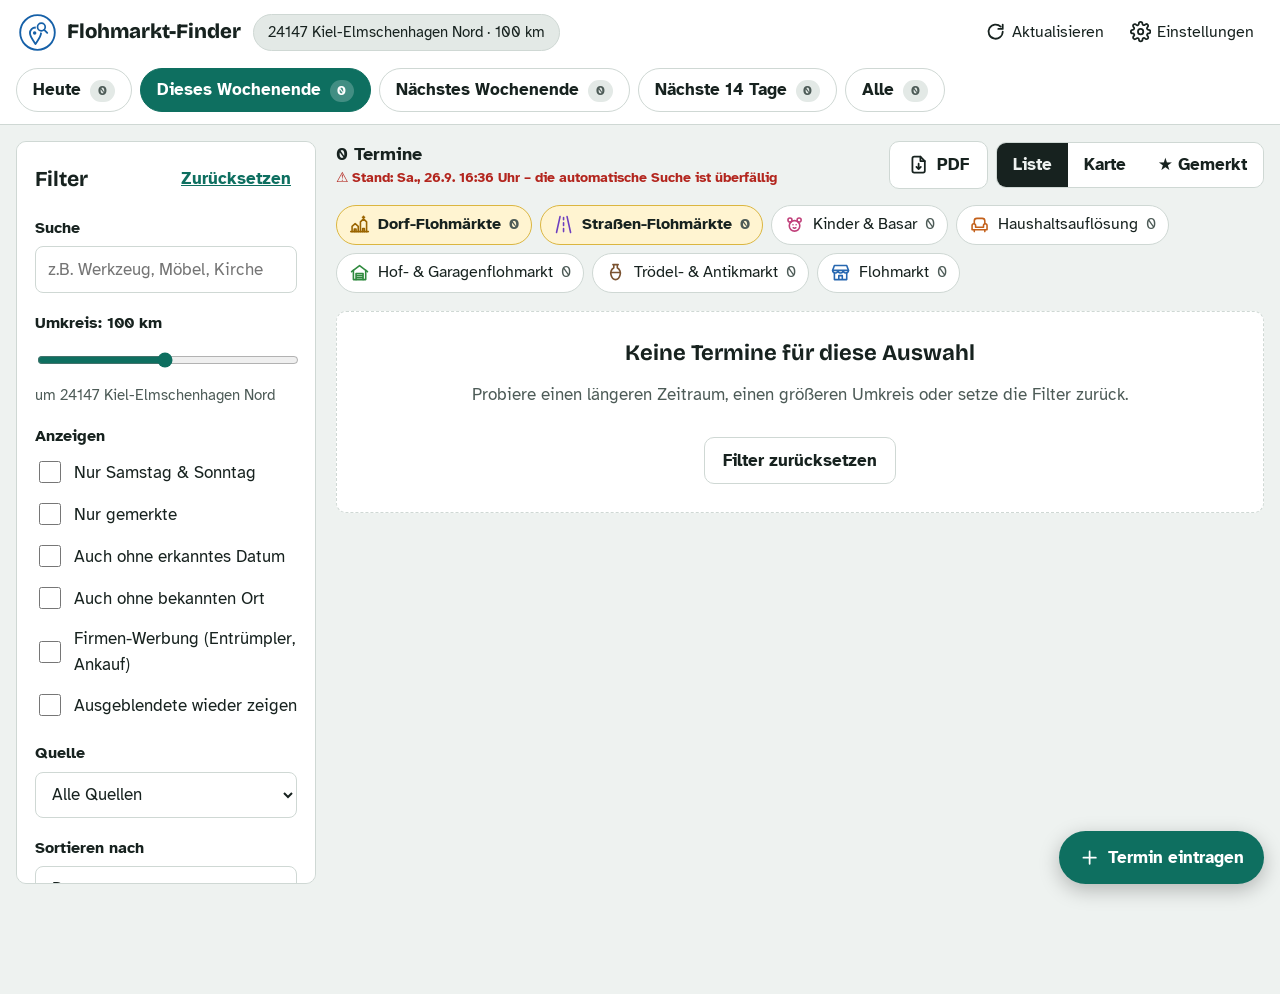
<file: index.html>
<!doctype html>
<html lang="de">
<head>
<meta charset="utf-8">
<meta name="viewport" content="width=device-width, initial-scale=1, viewport-fit=cover">
<title>Flohmarkt-Finder</title>
<meta name="theme-color" content="#0e6f60">
<meta name="description" content="Flohmärkte, Hofflohmärkte und Haushaltsauflösungen in der Nähe">
<link rel="manifest" href="manifest.webmanifest">
<link rel="icon" href="icon.svg" type="image/svg+xml">
<link rel="apple-touch-icon" href="static/apple-touch-icon.png">
<link rel="icon" href="static/icon-192.png" type="image/png" sizes="192x192">
<meta name="apple-mobile-web-app-capable" content="yes">
<link rel="preconnect" href="https://fonts.googleapis.com">
<link rel="preconnect" href="https://fonts.gstatic.com" crossorigin>
<link rel="stylesheet" href="https://fonts.googleapis.com/css2?family=Atkinson+Hyperlegible:ital,wght@0,400;0,700;1,400&family=Bricolage+Grotesque:opsz,wght@12..96,600;12..96,800&display=swap">
<link rel="stylesheet" href="static/vendor/leaflet/leaflet.css">
<link rel="stylesheet" href="static/style.css">
</head>
<body>
<header class="topbar">
  <div class="topbar-row">
    <a class="brand" href="./" aria-label="Flohmarkt-Finder Startseite">
      <img class="brand-logo" src="icon.svg" alt="" width="36" height="36">
      <span>Flohmarkt-Finder</span>
    </a>
    <button class="home-chip" id="homeChip" type="button" title="Wohnort und Umkreis ändern">
      <span id="homeChipText">Wohnort festlegen</span>
    </button>
    <div class="topbar-actions">
      <button class="icon-btn" id="refreshBtn" type="button" title="Jetzt nach neuen Terminen suchen">
        <svg viewBox="0 0 24 24" aria-hidden="true"><path d="M20 12a8 8 0 1 1-2.3-5.6M20 4v5h-5"/></svg>
        <span class="btn-label">Aktualisieren</span>
      </button>
      <button class="icon-btn" id="settingsBtn" type="button" title="Einstellungen">
        <svg viewBox="0 0 24 24" aria-hidden="true"><circle cx="12" cy="12" r="3"/><path d="M19.4 15a1.7 1.7 0 0 0 .3 1.8l.1.1a2 2 0 1 1-2.8 2.8l-.1-.1a1.7 1.7 0 0 0-1.8-.3 1.7 1.7 0 0 0-1 1.5V21a2 2 0 1 1-4 0v-.1a1.7 1.7 0 0 0-1.1-1.5 1.7 1.7 0 0 0-1.8.3l-.1.1a2 2 0 1 1-2.8-2.8l.1-.1a1.7 1.7 0 0 0 .3-1.8 1.7 1.7 0 0 0-1.5-1H3a2 2 0 1 1 0-4h.1a1.7 1.7 0 0 0 1.5-1.1 1.7 1.7 0 0 0-.3-1.8l-.1-.1a2 2 0 1 1 2.8-2.8l.1.1a1.7 1.7 0 0 0 1.8.3H9a1.7 1.7 0 0 0 1-1.5V3a2 2 0 1 1 4 0v.1a1.7 1.7 0 0 0 1 1.5 1.7 1.7 0 0 0 1.8-.3l.1-.1a2 2 0 1 1 2.8 2.8l-.1.1a1.7 1.7 0 0 0-.3 1.8V9a1.7 1.7 0 0 0 1.5 1H21a2 2 0 1 1 0 4h-.1a1.7 1.7 0 0 0-1.5 1Z"/></svg>
        <span class="btn-label">Einstellungen</span>
      </button>
    </div>
  </div>
  <nav class="range-bar" id="rangeBar" aria-label="Zeitraum">
    <button type="button" data-range="today">Heute</button>
    <button type="button" data-range="weekend">Dieses Wochenende</button>
    <button type="button" data-range="nextweekend">Nächstes Wochenende</button>
    <button type="button" data-range="days">Nächste 14 Tage</button>
    <button type="button" data-range="all">Alle</button>
  </nav>
  <div class="status-line" id="statusLine" hidden></div>
</header>

<div class="layout" id="layout">
  <aside class="filters" id="filters" aria-label="Filter">
    <div class="filters-head">
      <h2>Filter</h2>
      <button class="link-btn" id="resetFilters" type="button">Zurücksetzen</button>
      <button class="icon-btn close-filters" id="closeFilters" type="button" aria-label="Filter schließen">
        <svg viewBox="0 0 24 24" aria-hidden="true"><path d="M6 6l12 12M18 6 6 18"/></svg>
      </button>
    </div>

    <label class="field">
      <span class="field-label">Suche</span>
      <input type="search" id="q" placeholder="z.B. Werkzeug, Möbel, Kirche …" autocomplete="off">
    </label>


    <div class="field">
      <label class="field-label" for="radius">Umkreis: <strong id="radiusOut">30 km</strong></label>
      <input type="range" id="radius" min="5" max="200" step="5" value="30">
      <p class="hint" id="radiusHint"></p>
    </div>

    <div class="field">
      <span class="field-label">Anzeigen</span>
      <label class="switch"><input type="checkbox" id="weekendOnly"><span>Nur Samstag &amp; Sonntag</span></label>
      <label class="switch"><input type="checkbox" id="favOnly"><span>Nur gemerkte</span></label>
      <label class="switch"><input type="checkbox" id="undated"><span>Auch ohne erkanntes Datum</span></label>
      <label class="switch"><input type="checkbox" id="noLocation"><span>Auch ohne bekannten Ort</span></label>
      <label class="switch"><input type="checkbox" id="services"><span>Firmen-Werbung (Entrümpler, Ankauf)</span></label>
      <label class="switch"><input type="checkbox" id="showHidden"><span>Ausgeblendete wieder zeigen</span></label>
    </div>

    <label class="field">
      <span class="field-label">Quelle</span>
      <select id="source"><option value="">Alle Quellen</option></select>
    </label>

    <label class="field">
      <span class="field-label">Sortieren nach</span>
      <select id="sort">
        <option value="date">Datum</option>
        <option value="distance">Entfernung</option>
        <option value="new">Neu gefunden</option>
      </select>
    </label>

    <button class="btn primary show-results" id="showResults" type="button">Ergebnisse zeigen</button>
  </aside>

  <main class="results">
    <div class="results-bar">
      <div class="count-wrap">
        <p class="count" id="count" aria-live="polite">Lade Termine …</p>
        <p class="data-age" id="dataAge"></p>
      </div>
      <div class="results-tools">
        <button class="btn ghost filter-toggle" id="openFilters" type="button">
          <svg viewBox="0 0 24 24" aria-hidden="true"><path d="M3 5h18M6 12h12M10 19h4"/></svg>
          Filter <span class="badge-count" id="filterCount" hidden></span>
        </button>
        <button class="btn ghost pdf-btn" id="pdfBtn" type="button" title="Ausgewählte Termine als PDF (eine A4-Seite mit Karte und Route)">
          <svg viewBox="0 0 24 24" aria-hidden="true"><path d="M14 3H7a2 2 0 0 0-2 2v14a2 2 0 0 0 2 2h10a2 2 0 0 0 2-2V8Z"/><path d="M14 3v5h5M12 11v6M9.5 14.5 12 17l2.5-2.5"/></svg>
          PDF
        </button>
        <div class="view-toggle" role="tablist" aria-label="Ansicht">
          <button type="button" role="tab" id="viewList" aria-selected="true">Liste</button>
          <button type="button" role="tab" id="viewMap" aria-selected="false">Karte</button>
          <button type="button" role="tab" id="viewFav" aria-selected="false">★ Gemerkt <span class="fav-n" id="favCount"></span></button>
        </div>
      </div>
    </div>

    <div class="cat-chips" id="catChips" role="group" aria-label="Art der Veranstaltung"></div>

    <section class="welcome" id="welcome" hidden>
      <h1>Wo wohnst du?</h1>
      <p>Gib deine Postleitzahl oder deinen Ort ein. Dann sucht der Finder Flohmärkte, Hofflohmärkte und Haushaltsauflösungen in deiner Nähe.</p>
      <form id="welcomeForm" class="welcome-form">
        <input id="welcomeQuery" type="text" inputmode="text" placeholder="z.B. 50667 oder Köln" required>
        <select id="welcomeRadius" aria-label="Umkreis">
          <option value="10">10 km</option><option value="20">20 km</option>
          <option value="30">30 km</option><option value="50" selected>50 km</option><option value="100">100 km</option>
        </select>
        <button class="btn primary" type="submit">Los geht's</button>
      </form>
      <p class="form-error" id="welcomeError" hidden></p>
    </section>

    <div id="appUpdate" class="notice" hidden></div>
    <div id="memoryHints" class="memory-hints"></div>
    <div id="list" class="list"></div>
  </main>
  <div id="mapWrap" class="map-wrap" hidden><div id="map"></div></div>
</div>

<button class="fab" id="addBtn" type="button" title="Eigenen Termin eintragen">
  <svg viewBox="0 0 24 24" aria-hidden="true"><path d="M12 5v14M5 12h14"/></svg>
  <span>Termin eintragen</span>
</button>

<!-- Detailansicht -->
<dialog id="detail" class="sheet">
  <div class="sheet-inner" id="detailBody"></div>
</dialog>

<!-- Einstellungen -->
<dialog id="settings" class="sheet">
  <form class="sheet-inner" id="settingsForm" method="dialog">
    <div class="sheet-head">
      <h2>Einstellungen</h2>
      <button class="icon-btn" value="cancel" formnovalidate aria-label="Schließen"><svg viewBox="0 0 24 24" aria-hidden="true"><path d="M6 6l12 12M18 6 6 18"/></svg></button>
    </div>

    <fieldset>
      <legend>Wohnort &amp; Umkreis</legend>
      <label class="field"><span class="field-label">Start für Entfernungen &amp; Routen (PLZ, Ort oder Adresse)</span>
        <input id="setHome" type="text" placeholder="z.B. 24147 Kiel oder Straße, Ort"></label>
      <div class="loc-row">
        <button class="btn ghost" type="button" id="useLocation">📍 Meinen Standort verwenden</button>
        <button class="link-btn" type="button" id="useStart" hidden></button>
      </div>
      <p class="hint" id="setHomeLabel"></p>
      <p class="hint static-only" id="regionHint"></p>
      <label class="field"><span class="field-label">Umkreis (km)</span>
        <input id="setRadius" type="number" min="5" max="200" step="5"></label>
      <label class="field"><span class="field-label">„Nächste Tage“ umfasst</span>
        <input id="setDays" type="number" min="1" max="90"></label>
    </fieldset>

    <fieldset>
      <legend>Ansicht</legend>
      <div class="field"><span class="field-label">Schriftgröße</span>
        <div class="seg" id="fontSeg">
          <button type="button" data-font="1">Normal</button>
          <button type="button" data-font="1.15">Groß</button>
          <button type="button" data-font="1.3">Sehr groß</button>
        </div>
      </div>
      <div class="field"><span class="field-label">Farben</span>
        <div class="seg" id="themeSeg">
          <button type="button" data-theme-set="">Automatisch</button>
          <button type="button" data-theme-set="light">Hell</button>
          <button type="button" data-theme-set="dark">Dunkel</button>
        </div>
      </div>
    </fieldset>

    <fieldset>
      <legend>Erinnerung</legend>
      <label class="switch app-only"><input type="checkbox" id="setFriday">
        <span>Wochenend-Überblick als Nachricht aufs Handy</span></label>
      <div class="field app-only"><span class="field-label">Wann?</span>
        <div class="time-row">
          <select id="reminderDay" aria-label="Tag der Erinnerung">
            <option value="5">Donnerstag</option><option value="6">Freitag</option><option value="7">Samstag</option>
          </select>
          <select id="fridayTime" aria-label="Uhrzeit der Erinnerung">
            <option value="06:00">6:00 Uhr</option><option value="07:00">7:00 Uhr</option><option value="08:00">8:00 Uhr</option>
            <option value="10:00">10:00 Uhr</option><option value="12:00">12:00 Uhr</option><option value="16:00">16:00 Uhr</option>
            <option value="18:00">18:00 Uhr</option><option value="custom">Eigene Uhrzeit …</option>
          </select>
          <input type="time" id="fridayCustom" aria-label="Eigene Uhrzeit" step="300" hidden>
        </div>
      </div>
      <button class="btn ghost app-only" type="button" id="testFriday">Probe-Nachricht jetzt zeigen</button>
      <p class="hint" id="fridayHint"></p>
    </fieldset>

    <fieldset class="app-only">
      <legend>App</legend>
      <p class="hint" id="appVersion"></p>
      <button class="btn ghost" type="button" id="checkUpdate" hidden>Nach neuer Version suchen</button>
      <p class="hint">Neue Versionen meldet die App selbst beim Öffnen. „Jetzt aktualisieren“ antippen – die alte App muss nicht gelöscht werden.</p>
    </fieldset>

    <fieldset class="server-only">
      <legend>Suche</legend>
      <label class="switch"><input type="checkbox" id="setKa"><span>Kleinanzeigen durchsuchen</span></label>
      <label class="field"><span class="field-label">Suchbegriffe (einer pro Zeile)</span>
        <textarea id="setTerms" rows="7"></textarea></label>
      <label class="field"><span class="field-label">Seiten pro Suchbegriff</span>
        <input id="setPages" type="number" min="1" max="5"></label>
      <label class="field"><span class="field-label">Automatisch aktualisieren alle … Stunden</span>
        <input id="setHours" type="number" min="0.5" max="48" step="0.5"></label>
      <label class="field"><span class="field-label">Weitere Webseiten mit Terminkalender (eine Adresse pro Zeile)</span>
        <textarea id="setUrls" rows="4" placeholder="https://www.beispiel-stadt.de/veranstaltungen&#10;https://…/kalender.ics"></textarea></label>
      <p class="hint">Funktioniert mit Seiten, die ihre Termine als schema.org-Event anbieten, und mit iCal-Adressen (.ics), z.B. von der Stadt, der Kirchengemeinde oder einem Veranstalter.</p>
    </fieldset>

    <fieldset class="web-only">
      <legend>Als App aufs Handy</legend>
      <p class="hint">Für Android (ab Android 8, z.B. Android 12): App-Datei herunterladen und öffnen. Beim ersten Mal fragt das Handy, ob Apps aus dieser Quelle installiert werden dürfen. Das mit „Zulassen“ bestätigen.</p>
      <a class="btn primary" href="https://github.com/anonym239/Kleinanzeigen/releases/latest/download/Flohmarkt-Finder.apk">Android-App herunterladen</a>
      <p class="hint">iPhone: Seite in Safari öffnen → Teilen-Symbol → „Zum Home-Bildschirm“.</p>
    </fieldset>

    <fieldset class="server-only">
      <legend>Kalender</legend>
      <p class="hint">Diese Adresse im Handy-Kalender abonnieren. Dann stehen alle gemerkten Termine automatisch im Kalender:</p>
      <div class="copy-row"><input id="icsUrl" type="text" readonly><button class="btn ghost" type="button" id="copyIcs">Kopieren</button></div>
    </fieldset>

    <fieldset class="static-only">
      <legend>Quellen</legend>
      <div id="sourceList" class="source-list"></div>
      <label class="field"><span class="field-label">Weitere Webseite als Quelle</span>
        <input id="newSource" type="url" inputmode="url" placeholder="https://www.kieler-express.de/…"></label>
      <button class="btn primary" type="button" id="addSource">Quelle hinzufügen</button>
      <p class="hint">Zum Beispiel ein Anzeigenblatt, die Kirchengemeinde oder ein Verein. Übernommen werden nur
        Flohmärkte, Trödel- und Kindermärkte und Haushaltsauflösungen mit Datum – keine Nachrichten – und nur im
        eingestellten Umkreis. Nach etwa 10 Minuten sind die Termine da.</p>
      <p class="form-error" id="sourceError" hidden></p>
    </fieldset>

    <fieldset>
      <legend>Pflege</legend>
      <div id="sourceStatus" class="source-status server-only"></div>
      <button class="btn ghost" type="button" id="restoreHidden">Alle ausgeblendeten Termine wiederherstellen</button>
    </fieldset>

    <p class="form-error" id="settingsError" hidden></p>
    <div class="sheet-actions">
      <button class="btn ghost" value="cancel" formnovalidate>Abbrechen</button>
      <button class="btn primary" id="saveSettings" type="button">Speichern</button>
    </div>
  </form>
</dialog>

<!-- Eigener Termin -->
<dialog id="addDialog" class="sheet">
  <form class="sheet-inner" id="addForm">
    <div class="sheet-head">
      <h2>Termin eintragen</h2>
      <button class="icon-btn" type="button" data-close aria-label="Schließen"><svg viewBox="0 0 24 24" aria-hidden="true"><path d="M6 6l12 12M18 6 6 18"/></svg></button>
    </div>
    <p class="hint">Zum Beispiel aus der Zeitung, vom Aushang im Supermarkt oder vom Nachbarn gehört.</p>
    <label class="field"><span class="field-label">Was?</span>
      <input id="addTitle" required minlength="2" placeholder="z.B. Hofflohmarkt Lindenstraße"></label>
    <label class="field"><span class="field-label">Art</span><select id="addCat"></select></label>
    <div class="field-row">
      <label class="field"><span class="field-label">Von</span><input id="addStart" type="date" required></label>
      <label class="field"><span class="field-label">Bis (optional)</span><input id="addEnd" type="date"></label>
    </div>
    <label class="field"><span class="field-label">Uhrzeit</span><input id="addTime" placeholder="z.B. 9–15 Uhr"></label>
    <label class="field"><span class="field-label">Wo? (Adresse oder Ort)</span><input id="addAddress" placeholder="Lindenstraße 5, 50667 Köln"></label>
    <label class="field"><span class="field-label">Notiz / Beschreibung</span><textarea id="addDesc" rows="3"></textarea></label>
    <label class="field"><span class="field-label">Link (optional)</span><input id="addUrl" type="url" placeholder="https://"></label>
    <p class="form-error" id="addError" hidden></p>
    <div class="sheet-actions">
      <button class="btn ghost" type="button" data-close>Abbrechen</button>
      <button class="btn primary" type="submit">Speichern</button>
    </div>
  </form>
</dialog>

<!-- PDF-Auswahl -->
<div class="pdf-bar" id="pdfBar" hidden>
  <div class="pdf-bar-top">
    <strong id="pdfCount"></strong>
    <span class="hint">Antippen wählt ab oder wieder aus – in der Liste oder auf der Karte</span>
  </div>
  <div class="pdf-bar-acts">
    <button class="link-btn" type="button" id="pdfAll">Alle</button>
    <button class="link-btn" type="button" id="pdfNone">Keine</button>
    <button class="btn ghost" type="button" id="pdfCancel">Abbrechen</button>
    <button class="btn primary" type="button" id="pdfMake">PDF erstellen</button>
  </div>
</div>

<!-- Wochenend-Tour -->
<dialog id="tourDialog" class="sheet">
  <div class="sheet-inner" id="tourBody"></div>
</dialog>

<div class="toast" id="toast" role="status" hidden></div>

<script src="static/mode.js"></script>
<script src="static/vendor/leaflet/leaflet.js"></script>
<script src="static/pdf.js"></script>
<script src="static/app.js"></script>
</body>
</html>
</file>
<file: static/vendor/leaflet/leaflet.css>
/* required styles */

.leaflet-pane,
.leaflet-tile,
.leaflet-marker-icon,
.leaflet-marker-shadow,
.leaflet-tile-container,
.leaflet-pane > svg,
.leaflet-pane > canvas,
.leaflet-zoom-box,
.leaflet-image-layer,
.leaflet-layer {
	position: absolute;
	left: 0;
	top: 0;
	}
.leaflet-container {
	overflow: hidden;
	}
.leaflet-tile,
.leaflet-marker-icon,
.leaflet-marker-shadow {
	-webkit-user-select: none;
	   -moz-user-select: none;
	        user-select: none;
	  -webkit-user-drag: none;
	}
/* Prevents IE11 from highlighting tiles in blue */
.leaflet-tile::selection {
	background: transparent;
}
/* Safari renders non-retina tile on retina better with this, but Chrome is worse */
.leaflet-safari .leaflet-tile {
	image-rendering: -webkit-optimize-contrast;
	}
/* hack that prevents hw layers "stretching" when loading new tiles */
.leaflet-safari .leaflet-tile-container {
	width: 1600px;
	height: 1600px;
	-webkit-transform-origin: 0 0;
	}
.leaflet-marker-icon,
.leaflet-marker-shadow {
	display: block;
	}
/* .leaflet-container svg: reset svg max-width decleration shipped in Joomla! (joomla.org) 3.x */
/* .leaflet-container img: map is broken in FF if you have max-width: 100% on tiles */
.leaflet-container .leaflet-overlay-pane svg {
	max-width: none !important;
	max-height: none !important;
	}
.leaflet-container .leaflet-marker-pane img,
.leaflet-container .leaflet-shadow-pane img,
.leaflet-container .leaflet-tile-pane img,
.leaflet-container img.leaflet-image-layer,
.leaflet-container .leaflet-tile {
	max-width: none !important;
	max-height: none !important;
	width: auto;
	padding: 0;
	}

.leaflet-container img.leaflet-tile {
	/* See: https://bugs.chromium.org/p/chromium/issues/detail?id=600120 */
	mix-blend-mode: plus-lighter;
}

.leaflet-container.leaflet-touch-zoom {
	-ms-touch-action: pan-x pan-y;
	touch-action: pan-x pan-y;
	}
.leaflet-container.leaflet-touch-drag {
	-ms-touch-action: pinch-zoom;
	/* Fallback for FF which doesn't support pinch-zoom */
	touch-action: none;
	touch-action: pinch-zoom;
}
.leaflet-container.leaflet-touch-drag.leaflet-touch-zoom {
	-ms-touch-action: none;
	touch-action: none;
}
.leaflet-container {
	-webkit-tap-highlight-color: transparent;
}
.leaflet-container a {
	-webkit-tap-highlight-color: rgba(51, 181, 229, 0.4);
}
.leaflet-tile {
	filter: inherit;
	visibility: hidden;
	}
.leaflet-tile-loaded {
	visibility: inherit;
	}
.leaflet-zoom-box {
	width: 0;
	height: 0;
	-moz-box-sizing: border-box;
	     box-sizing: border-box;
	z-index: 800;
	}
/* workaround for https://bugzilla.mozilla.org/show_bug.cgi?id=888319 */
.leaflet-overlay-pane svg {
	-moz-user-select: none;
	}

.leaflet-pane         { z-index: 400; }

.leaflet-tile-pane    { z-index: 200; }
.leaflet-overlay-pane { z-index: 400; }
.leaflet-shadow-pane  { z-index: 500; }
.leaflet-marker-pane  { z-index: 600; }
.leaflet-tooltip-pane   { z-index: 650; }
.leaflet-popup-pane   { z-index: 700; }

.leaflet-map-pane canvas { z-index: 100; }
.leaflet-map-pane svg    { z-index: 200; }

.leaflet-vml-shape {
	width: 1px;
	height: 1px;
	}
.lvml {
	behavior: url(#default#VML);
	display: inline-block;
	position: absolute;
	}


/* control positioning */

.leaflet-control {
	position: relative;
	z-index: 800;
	pointer-events: visiblePainted; /* IE 9-10 doesn't have auto */
	pointer-events: auto;
	}
.leaflet-top,
.leaflet-bottom {
	position: absolute;
	z-index: 1000;
	pointer-events: none;
	}
.leaflet-top {
	top: 0;
	}
.leaflet-right {
	right: 0;
	}
.leaflet-bottom {
	bottom: 0;
	}
.leaflet-left {
	left: 0;
	}
.leaflet-control {
	float: left;
	clear: both;
	}
.leaflet-right .leaflet-control {
	float: right;
	}
.leaflet-top .leaflet-control {
	margin-top: 10px;
	}
.leaflet-bottom .leaflet-control {
	margin-bottom: 10px;
	}
.leaflet-left .leaflet-control {
	margin-left: 10px;
	}
.leaflet-right .leaflet-control {
	margin-right: 10px;
	}


/* zoom and fade animations */

.leaflet-fade-anim .leaflet-popup {
	opacity: 0;
	-webkit-transition: opacity 0.2s linear;
	   -moz-transition: opacity 0.2s linear;
	        transition: opacity 0.2s linear;
	}
.leaflet-fade-anim .leaflet-map-pane .leaflet-popup {
	opacity: 1;
	}
.leaflet-zoom-animated {
	-webkit-transform-origin: 0 0;
	    -ms-transform-origin: 0 0;
	        transform-origin: 0 0;
	}
svg.leaflet-zoom-animated {
	will-change: transform;
}

.leaflet-zoom-anim .leaflet-zoom-animated {
	-webkit-transition: -webkit-transform 0.25s cubic-bezier(0,0,0.25,1);
	   -moz-transition:    -moz-transform 0.25s cubic-bezier(0,0,0.25,1);
	        transition:         transform 0.25s cubic-bezier(0,0,0.25,1);
	}
.leaflet-zoom-anim .leaflet-tile,
.leaflet-pan-anim .leaflet-tile {
	-webkit-transition: none;
	   -moz-transition: none;
	        transition: none;
	}

.leaflet-zoom-anim .leaflet-zoom-hide {
	visibility: hidden;
	}


/* cursors */

.leaflet-interactive {
	cursor: pointer;
	}
.leaflet-grab {
	cursor: -webkit-grab;
	cursor:    -moz-grab;
	cursor:         grab;
	}
.leaflet-crosshair,
.leaflet-crosshair .leaflet-interactive {
	cursor: crosshair;
	}
.leaflet-popup-pane,
.leaflet-control {
	cursor: auto;
	}
.leaflet-dragging .leaflet-grab,
.leaflet-dragging .leaflet-grab .leaflet-interactive,
.leaflet-dragging .leaflet-marker-draggable {
	cursor: move;
	cursor: -webkit-grabbing;
	cursor:    -moz-grabbing;
	cursor:         grabbing;
	}

/* marker & overlays interactivity */
.leaflet-marker-icon,
.leaflet-marker-shadow,
.leaflet-image-layer,
.leaflet-pane > svg path,
.leaflet-tile-container {
	pointer-events: none;
	}

.leaflet-marker-icon.leaflet-interactive,
.leaflet-image-layer.leaflet-interactive,
.leaflet-pane > svg path.leaflet-interactive,
svg.leaflet-image-layer.leaflet-interactive path {
	pointer-events: visiblePainted; /* IE 9-10 doesn't have auto */
	pointer-events: auto;
	}

/* visual tweaks */

.leaflet-container {
	background: #ddd;
	outline-offset: 1px;
	}
.leaflet-container a {
	color: #0078A8;
	}
.leaflet-zoom-box {
	border: 2px dotted #38f;
	background: rgba(255,255,255,0.5);
	}


/* general typography */
.leaflet-container {
	font-family: "Helvetica Neue", Arial, Helvetica, sans-serif;
	font-size: 12px;
	font-size: 0.75rem;
	line-height: 1.5;
	}


/* general toolbar styles */

.leaflet-bar {
	box-shadow: 0 1px 5px rgba(0,0,0,0.65);
	border-radius: 4px;
	}
.leaflet-bar a {
	background-color: #fff;
	border-bottom: 1px solid #ccc;
	width: 26px;
	height: 26px;
	line-height: 26px;
	display: block;
	text-align: center;
	text-decoration: none;
	color: black;
	}
.leaflet-bar a,
.leaflet-control-layers-toggle {
	background-position: 50% 50%;
	background-repeat: no-repeat;
	display: block;
	}
.leaflet-bar a:hover,
.leaflet-bar a:focus {
	background-color: #f4f4f4;
	}
.leaflet-bar a:first-child {
	border-top-left-radius: 4px;
	border-top-right-radius: 4px;
	}
.leaflet-bar a:last-child {
	border-bottom-left-radius: 4px;
	border-bottom-right-radius: 4px;
	border-bottom: none;
	}
.leaflet-bar a.leaflet-disabled {
	cursor: default;
	background-color: #f4f4f4;
	color: #bbb;
	}

.leaflet-touch .leaflet-bar a {
	width: 30px;
	height: 30px;
	line-height: 30px;
	}
.leaflet-touch .leaflet-bar a:first-child {
	border-top-left-radius: 2px;
	border-top-right-radius: 2px;
	}
.leaflet-touch .leaflet-bar a:last-child {
	border-bottom-left-radius: 2px;
	border-bottom-right-radius: 2px;
	}

/* zoom control */

.leaflet-control-zoom-in,
.leaflet-control-zoom-out {
	font: bold 18px 'Lucida Console', Monaco, monospace;
	text-indent: 1px;
	}

.leaflet-touch .leaflet-control-zoom-in, .leaflet-touch .leaflet-control-zoom-out  {
	font-size: 22px;
	}


/* layers control */

.leaflet-control-layers {
	box-shadow: 0 1px 5px rgba(0,0,0,0.4);
	background: #fff;
	border-radius: 5px;
	}
.leaflet-control-layers-toggle {
	background-image: url(images/layers.png);
	width: 36px;
	height: 36px;
	}
.leaflet-retina .leaflet-control-layers-toggle {
	background-image: url(images/layers-2x.png);
	background-size: 26px 26px;
	}
.leaflet-touch .leaflet-control-layers-toggle {
	width: 44px;
	height: 44px;
	}
.leaflet-control-layers .leaflet-control-layers-list,
.leaflet-control-layers-expanded .leaflet-control-layers-toggle {
	display: none;
	}
.leaflet-control-layers-expanded .leaflet-control-layers-list {
	display: block;
	position: relative;
	}
.leaflet-control-layers-expanded {
	padding: 6px 10px 6px 6px;
	color: #333;
	background: #fff;
	}
.leaflet-control-layers-scrollbar {
	overflow-y: scroll;
	overflow-x: hidden;
	padding-right: 5px;
	}
.leaflet-control-layers-selector {
	margin-top: 2px;
	position: relative;
	top: 1px;
	}
.leaflet-control-layers label {
	display: block;
	font-size: 13px;
	font-size: 1.08333em;
	}
.leaflet-control-layers-separator {
	height: 0;
	border-top: 1px solid #ddd;
	margin: 5px -10px 5px -6px;
	}

/* Default icon URLs */
.leaflet-default-icon-path { /* used only in path-guessing heuristic, see L.Icon.Default */
	background-image: url(images/marker-icon.png);
	}


/* attribution and scale controls */

.leaflet-container .leaflet-control-attribution {
	background: #fff;
	background: rgba(255, 255, 255, 0.8);
	margin: 0;
	}
.leaflet-control-attribution,
.leaflet-control-scale-line {
	padding: 0 5px;
	color: #333;
	line-height: 1.4;
	}
.leaflet-control-attribution a {
	text-decoration: none;
	}
.leaflet-control-attribution a:hover,
.leaflet-control-attribution a:focus {
	text-decoration: underline;
	}
.leaflet-attribution-flag {
	display: inline !important;
	vertical-align: baseline !important;
	width: 1em;
	height: 0.6669em;
	}
.leaflet-left .leaflet-control-scale {
	margin-left: 5px;
	}
.leaflet-bottom .leaflet-control-scale {
	margin-bottom: 5px;
	}
.leaflet-control-scale-line {
	border: 2px solid #777;
	border-top: none;
	line-height: 1.1;
	padding: 2px 5px 1px;
	white-space: nowrap;
	-moz-box-sizing: border-box;
	     box-sizing: border-box;
	background: rgba(255, 255, 255, 0.8);
	text-shadow: 1px 1px #fff;
	}
.leaflet-control-scale-line:not(:first-child) {
	border-top: 2px solid #777;
	border-bottom: none;
	margin-top: -2px;
	}
.leaflet-control-scale-line:not(:first-child):not(:last-child) {
	border-bottom: 2px solid #777;
	}

.leaflet-touch .leaflet-control-attribution,
.leaflet-touch .leaflet-control-layers,
.leaflet-touch .leaflet-bar {
	box-shadow: none;
	}
.leaflet-touch .leaflet-control-layers,
.leaflet-touch .leaflet-bar {
	border: 2px solid rgba(0,0,0,0.2);
	background-clip: padding-box;
	}


/* popup */

.leaflet-popup {
	position: absolute;
	text-align: center;
	margin-bottom: 20px;
	}
.leaflet-popup-content-wrapper {
	padding: 1px;
	text-align: left;
	border-radius: 12px;
	}
.leaflet-popup-content {
	margin: 13px 24px 13px 20px;
	line-height: 1.3;
	font-size: 13px;
	font-size: 1.08333em;
	min-height: 1px;
	}
.leaflet-popup-content p {
	margin: 17px 0;
	margin: 1.3em 0;
	}
.leaflet-popup-tip-container {
	width: 40px;
	height: 20px;
	position: absolute;
	left: 50%;
	margin-top: -1px;
	margin-left: -20px;
	overflow: hidden;
	pointer-events: none;
	}
.leaflet-popup-tip {
	width: 17px;
	height: 17px;
	padding: 1px;

	margin: -10px auto 0;
	pointer-events: auto;

	-webkit-transform: rotate(45deg);
	   -moz-transform: rotate(45deg);
	    -ms-transform: rotate(45deg);
	        transform: rotate(45deg);
	}
.leaflet-popup-content-wrapper,
.leaflet-popup-tip {
	background: white;
	color: #333;
	box-shadow: 0 3px 14px rgba(0,0,0,0.4);
	}
.leaflet-container a.leaflet-popup-close-button {
	position: absolute;
	top: 0;
	right: 0;
	border: none;
	text-align: center;
	width: 24px;
	height: 24px;
	font: 16px/24px Tahoma, Verdana, sans-serif;
	color: #757575;
	text-decoration: none;
	background: transparent;
	}
.leaflet-container a.leaflet-popup-close-button:hover,
.leaflet-container a.leaflet-popup-close-button:focus {
	color: #585858;
	}
.leaflet-popup-scrolled {
	overflow: auto;
	}

.leaflet-oldie .leaflet-popup-content-wrapper {
	-ms-zoom: 1;
	}
.leaflet-oldie .leaflet-popup-tip {
	width: 24px;
	margin: 0 auto;

	-ms-filter: "progid:DXImageTransform.Microsoft.Matrix(M11=0.70710678, M12=0.70710678, M21=-0.70710678, M22=0.70710678)";
	filter: progid:DXImageTransform.Microsoft.Matrix(M11=0.70710678, M12=0.70710678, M21=-0.70710678, M22=0.70710678);
	}

.leaflet-oldie .leaflet-control-zoom,
.leaflet-oldie .leaflet-control-layers,
.leaflet-oldie .leaflet-popup-content-wrapper,
.leaflet-oldie .leaflet-popup-tip {
	border: 1px solid #999;
	}


/* div icon */

.leaflet-div-icon {
	background: #fff;
	border: 1px solid #666;
	}


/* Tooltip */
/* Base styles for the element that has a tooltip */
.leaflet-tooltip {
	position: absolute;
	padding: 6px;
	background-color: #fff;
	border: 1px solid #fff;
	border-radius: 3px;
	color: #222;
	white-space: nowrap;
	-webkit-user-select: none;
	-moz-user-select: none;
	-ms-user-select: none;
	user-select: none;
	pointer-events: none;
	box-shadow: 0 1px 3px rgba(0,0,0,0.4);
	}
.leaflet-tooltip.leaflet-interactive {
	cursor: pointer;
	pointer-events: auto;
	}
.leaflet-tooltip-top:before,
.leaflet-tooltip-bottom:before,
.leaflet-tooltip-left:before,
.leaflet-tooltip-right:before {
	position: absolute;
	pointer-events: none;
	border: 6px solid transparent;
	background: transparent;
	content: "";
	}

/* Directions */

.leaflet-tooltip-bottom {
	margin-top: 6px;
}
.leaflet-tooltip-top {
	margin-top: -6px;
}
.leaflet-tooltip-bottom:before,
.leaflet-tooltip-top:before {
	left: 50%;
	margin-left: -6px;
	}
.leaflet-tooltip-top:before {
	bottom: 0;
	margin-bottom: -12px;
	border-top-color: #fff;
	}
.leaflet-tooltip-bottom:before {
	top: 0;
	margin-top: -12px;
	margin-left: -6px;
	border-bottom-color: #fff;
	}
.leaflet-tooltip-left {
	margin-left: -6px;
}
.leaflet-tooltip-right {
	margin-left: 6px;
}
.leaflet-tooltip-left:before,
.leaflet-tooltip-right:before {
	top: 50%;
	margin-top: -6px;
	}
.leaflet-tooltip-left:before {
	right: 0;
	margin-right: -12px;
	border-left-color: #fff;
	}
.leaflet-tooltip-right:before {
	left: 0;
	margin-left: -12px;
	border-right-color: #fff;
	}

/* Printing */

@media print {
	/* Prevent printers from removing background-images of controls. */
	.leaflet-control {
		-webkit-print-color-adjust: exact;
		print-color-adjust: exact;
		}
	}
</file>
<file: static/style.css>
/* Flohmarkt-Finder – gut lesbar auf Handy und PC */
:root {
  --paper: #eef2f0;
  --surface: #ffffff;
  --surface-2: #e3e9e6;
  --ink: #17221f;
  --ink-soft: #4d5b57;
  --line: #cfd8d4;
  --accent: #0e6f60;
  --accent-ink: #ffffff;
  --accent-soft: #d3ebe5;
  --tag: #f3c63f;
  --tag-ink: #3a2c00;
  --danger: #b3261e;
  --shadow: 0 1px 2px rgba(18, 40, 34, .08), 0 4px 14px rgba(18, 40, 34, .06);
  --c-dorf: #9a6400;
  --c-strasse: #6d3fc0;
  --top: #e0a800;
  --top-soft: #fff4d1;
  --c-flohmarkt: #2767b0;
  --c-hof: #2f8a3e;
  --c-haushalt: #c3601a;
  --c-kinder: #c0407a;
  --c-antik: #7a5230;
  --c-sonstiges: #6b7773;
  --font-scale: 1;
  --radius: 10px;
  --body: "Atkinson Hyperlegible", "Segoe UI", system-ui, -apple-system, Roboto, sans-serif;
  --display: "Bricolage Grotesque", "Atkinson Hyperlegible", system-ui, sans-serif;
  color-scheme: light;
}
@media (prefers-color-scheme: dark) {
  :root:not([data-theme="light"]) {
    --paper: #101614; --surface: #19211f; --surface-2: #232d2a; --ink: #e5ece9; --ink-soft: #a3b1ac;
    --line: #33403c; --accent: #3cc0a3; --accent-ink: #06201a; --accent-soft: #173a33; --tag: #f0c540;
    --tag-ink: #2a2000; --danger: #ff8a80; --shadow: 0 1px 2px rgba(0,0,0,.4);
    --c-dorf: #f2b441; --c-strasse: #b395f5; --top: #f2c230; --top-soft: #2e2710;
    --c-dorf: #f2b441; --c-strasse: #b395f5; --top: #f2c230; --top-soft: #2e2710;
  --c-flohmarkt: #6ea8ef; --c-hof: #6cc27a; --c-haushalt: #f0955a; --c-kinder: #ef82b3; --c-antik: #c9a07a;
    --c-sonstiges: #9aa7a3;
    color-scheme: dark;
  }
}
:root[data-theme="dark"] {
  --paper: #101614; --surface: #19211f; --surface-2: #232d2a; --ink: #e5ece9; --ink-soft: #a3b1ac;
  --line: #33403c; --accent: #3cc0a3; --accent-ink: #06201a; --accent-soft: #173a33; --tag: #f0c540;
  --tag-ink: #2a2000; --danger: #ff8a80; --shadow: 0 1px 2px rgba(0,0,0,.4);
  --c-flohmarkt: #6ea8ef; --c-hof: #6cc27a; --c-haushalt: #f0955a; --c-kinder: #ef82b3; --c-antik: #c9a07a;
  --c-sonstiges: #9aa7a3;
  color-scheme: dark;
}

*, *::before, *::after { box-sizing: border-box; }
[hidden] { display: none !important; }
html { font-size: calc(17px * var(--font-scale)); -webkit-text-size-adjust: 100%; }
body {
  margin: 0; background: var(--paper); color: var(--ink); font-family: var(--body);
  line-height: 1.5; padding-bottom: env(safe-area-inset-bottom, 0px);
}
h1, h2, h3 { font-family: var(--display); line-height: 1.15; text-wrap: balance; margin: 0; }
img { max-width: 100%; }
button, input, select, textarea { font: inherit; color: inherit; }
a { color: var(--accent); }
:focus-visible { outline: 3px solid var(--accent); outline-offset: 2px; }
svg:where(:not(.leaflet-container svg)) { width: 1.25em; height: 1.25em; fill: none; stroke: currentColor; stroke-width: 2; stroke-linecap: round; stroke-linejoin: round; flex: none; }

/* ---------- Kopfzeile ---------- */
.topbar {
  position: sticky; top: 0; z-index: 500; background: var(--surface);
  border-bottom: 1px solid var(--line); padding: env(safe-area-inset-top, 0px) 16px 0;
}
.topbar-row { display: flex; align-items: center; gap: 12px; padding-block: 10px; max-width: 1600px; margin-inline: auto; }
.brand { display: flex; align-items: center; gap: 8px; text-decoration: none; color: var(--ink); font-family: var(--display); font-weight: 800; font-size: 1.2rem; white-space: nowrap; }
.brand-tag { width: 1.6em; height: 1.6em; }
.brand-tag path { fill: var(--tag); stroke: var(--tag-ink); stroke-width: 1.5; }
.brand-tag circle { fill: var(--surface); stroke: var(--tag-ink); stroke-width: 1.5; }
.home-chip {
  border: 1px solid var(--line); background: var(--surface-2); border-radius: 999px; padding: 6px 14px;
  cursor: pointer; min-width: 0; overflow: hidden; text-overflow: ellipsis; white-space: nowrap; font-size: .9rem;
}
.home-chip:hover { border-color: var(--accent); }
.topbar-actions { margin-left: auto; display: flex; gap: 6px; }
.icon-btn {
  display: inline-flex; align-items: center; gap: 6px; border: 0; background: transparent; cursor: pointer;
  padding: 10px; border-radius: var(--radius); min-height: 44px; min-width: 44px; justify-content: center;
}
.icon-btn:hover { background: var(--surface-2); }
.icon-btn.spinning svg { animation: spin 1s linear infinite; }
@keyframes spin { to { transform: rotate(360deg); } }
.btn-label { font-size: .95rem; }

.range-bar {
  display: flex; gap: 8px; overflow-x: auto; padding-block: 4px 12px; max-width: 1600px; margin-inline: auto;
  scrollbar-width: none;
}
.range-bar::-webkit-scrollbar { display: none; }
.range-bar button {
  flex: none; border: 1.5px solid var(--line); background: var(--surface); border-radius: 999px;
  padding: 8px 16px; cursor: pointer; font-weight: 700; min-height: 44px;
}
.range-bar button[aria-pressed="true"] { background: var(--accent); border-color: var(--accent); color: var(--accent-ink); }
.status-line { max-width: 1600px; margin: 0 auto; padding-block: 0 10px; color: var(--ink-soft); font-size: .9rem; }

/* ---------- Grundlayout ---------- */
.layout { max-width: 1600px; margin: 0 auto; padding: 16px 16px 110px; display: grid; gap: 20px; }
.filters {
  background: var(--surface); border: 1px solid var(--line); border-radius: var(--radius);
  padding: 18px; display: flex; flex-direction: column; gap: 18px; align-self: start;
}
.filters-head { display: flex; align-items: center; gap: 12px; }
.filters-head h2 { font-size: 1.25rem; }
.filters-head .link-btn { margin-left: auto; }
.close-filters, .show-results { display: none; }
.field { display: flex; flex-direction: column; gap: 6px; }
.field-label { font-weight: 700; font-size: .95rem; }
.field-row { display: grid; grid-template-columns: 1fr 1fr; gap: 12px; }
input[type="text"], input[type="search"], input[type="number"], input[type="date"], input[type="url"], input:not([type]), select, textarea {
  width: 100%; border: 1.5px solid var(--line); background: var(--surface); border-radius: 8px;
  padding: 10px 12px; min-height: 46px;
}
textarea { resize: vertical; min-height: 0; }
input[type="range"] { width: 100%; accent-color: var(--accent); min-height: 32px; }
.hint { color: var(--ink-soft); font-size: .88rem; margin: 0; }
.switch { display: flex; align-items: center; gap: 10px; cursor: pointer; padding-block: 4px; }
.switch input { width: 22px; height: 22px; accent-color: var(--accent); flex: none; }
.link-btn { border: 0; background: none; color: var(--accent); cursor: pointer; font-weight: 700; padding: 6px; text-decoration: underline; }

.cat-chips { display: flex; flex-wrap: wrap; gap: 8px; }
.cat-chip {
  display: inline-flex; align-items: center; gap: 8px; border: 1.5px solid var(--line); background: var(--surface);
  border-radius: 999px; padding: 6px 12px; cursor: pointer; min-height: 40px; font-size: .92rem;
}
.cat-chip .dot { width: 12px; height: 12px; border-radius: 50%; background: var(--cat); }
.cat-chip .n { color: var(--ink-soft); font-variant-numeric: tabular-nums; }
.cat-chip[aria-pressed="true"] { border-color: var(--cat); background: color-mix(in srgb, var(--cat) 14%, var(--surface)); font-weight: 700; }

.btn {
  display: inline-flex; align-items: center; justify-content: center; gap: 8px; border-radius: var(--radius);
  padding: 10px 18px; min-height: 46px; font-weight: 700; cursor: pointer; border: 1.5px solid transparent; text-decoration: none;
}
.btn.primary { background: var(--accent); color: var(--accent-ink); }
.btn.primary:hover { filter: brightness(1.08); }
.btn.ghost { background: var(--surface); border-color: var(--line); color: var(--ink); }
.btn.ghost:hover { border-color: var(--accent); }
.btn.danger { color: var(--danger); border-color: var(--danger); background: transparent; }

/* ---------- Ergebnisse ---------- */
.results { min-width: 0; display: flex; flex-direction: column; gap: 16px; }
.results-bar { display: flex; align-items: center; gap: 12px; flex-wrap: wrap; }
.count { margin: 0; font-weight: 700; font-size: 1.05rem; }
.results-tools { margin-left: auto; display: flex; gap: 8px; align-items: center; }
.filter-toggle { display: none; }
.badge-count { background: var(--accent); color: var(--accent-ink); border-radius: 999px; padding: 0 8px; font-size: .8rem; }
.view-toggle { display: flex; border: 1.5px solid var(--line); border-radius: var(--radius); overflow: hidden; }
.view-toggle button { border: 0; background: var(--surface); padding: 8px 16px; min-height: 44px; cursor: pointer; font-weight: 700; }
.view-toggle button[aria-selected="true"] { background: var(--ink); color: var(--paper); }

.welcome { background: var(--surface); border: 1px solid var(--line); border-radius: var(--radius); padding: 24px; display: flex; flex-direction: column; gap: 12px; }
.welcome h1 { font-size: 1.8rem; }
.welcome p { margin: 0; max-width: 60ch; }
.welcome-form { display: flex; flex-wrap: wrap; gap: 10px; }
.welcome-form input { flex: 1 1 220px; width: auto; }
.welcome-form select { width: auto; }
.form-error { color: var(--danger); font-weight: 700; margin: 0; }

.list { display: flex; flex-direction: column; gap: 14px; }
.day-head {
  position: sticky; top: calc(var(--topbar-h, 120px)); z-index: 5; display: flex; align-items: center; gap: 12px;
  padding-block: 8px; background: var(--paper); margin-top: 8px;
}
.day-tag {
  position: relative; display: inline-flex; align-items: baseline; gap: 8px; background: var(--tag); color: var(--tag-ink);
  padding: 6px 16px 6px 30px; font-family: var(--display); font-weight: 800; font-size: 1.1rem;
  clip-path: polygon(14px 0, 100% 0, 100% 100%, 14px 100%, 0 50%);
}
.day-tag::before { content: ""; position: absolute; left: 14px; top: 50%; width: 7px; height: 7px; margin-top: -3.5px; border-radius: 50%; background: var(--paper); }
.day-tag.muted { background: var(--surface-2); color: var(--ink); }
.day-rel { color: var(--ink-soft); font-size: .95rem; }
.day-count { margin-left: auto; color: var(--ink-soft); font-size: .9rem; font-variant-numeric: tabular-nums; }

.card {
  --cat: var(--c-sonstiges);
  display: grid; grid-template-columns: 112px 1fr; gap: 14px; background: var(--surface); border: 1px solid var(--line);
  border-radius: var(--radius); padding: 12px; box-shadow: var(--shadow); cursor: pointer; position: relative;
}
.card:hover { border-color: color-mix(in srgb, var(--cat) 60%, var(--line)); }
.card.is-hidden { opacity: .55; }
.card.no-img { grid-template-columns: 1fr; }
.thumb { width: 112px; height: 112px; border-radius: 8px; object-fit: cover; background: var(--surface-2); }
.card-body { min-width: 0; display: flex; flex-direction: column; gap: 6px; }
.card-top { display: flex; gap: 6px; flex-wrap: wrap; align-items: center; }
.pill { display: inline-flex; align-items: center; gap: 6px; border-radius: 999px; padding: 2px 10px; font-size: .8rem; font-weight: 700; background: var(--surface-2); color: var(--ink-soft); }
.pill.cat { background: color-mix(in srgb, var(--cat) 16%, var(--surface)); color: var(--cat); }
.pill.cat::before { content: ""; width: 8px; height: 8px; border-radius: 50%; background: var(--cat); }
.pill.new { background: var(--tag); color: var(--tag-ink); }
.pill.warn { background: color-mix(in srgb, var(--danger) 14%, var(--surface)); color: var(--danger); }
.card h3 { font-family: var(--body); font-size: 1.1rem; font-weight: 700; overflow-wrap: anywhere; }
.meta { display: flex; flex-direction: column; gap: 2px; color: var(--ink-soft); font-size: .95rem; }
.meta div { display: flex; gap: 8px; align-items: flex-start; }
.meta svg { margin-top: .15em; width: 1.05em; height: 1.05em; }
.meta strong { color: var(--ink); }
.snippet { color: var(--ink-soft); font-size: .92rem; margin: 0; display: -webkit-box; -webkit-line-clamp: 2; -webkit-box-orient: vertical; overflow: hidden; }
.card-actions { display: flex; gap: 6px; flex-wrap: wrap; margin-top: 4px; }
.act {
  display: inline-flex; align-items: center; gap: 6px; border: 1.5px solid var(--line); background: var(--surface);
  border-radius: 8px; padding: 6px 12px; min-height: 42px; cursor: pointer; font-size: .9rem; font-weight: 700; text-decoration: none; color: var(--ink);
}
.act:hover { border-color: var(--accent); }
.act.fav[aria-pressed="true"] { background: var(--tag); border-color: var(--tag); color: var(--tag-ink); }
.act.fav[aria-pressed="true"] svg { fill: currentColor; }

.empty { background: var(--surface); border: 1px dashed var(--line); border-radius: var(--radius); padding: 28px; text-align: center; color: var(--ink-soft); }
.empty h2 { color: var(--ink); font-size: 1.3rem; margin-bottom: 8px; }
.empty .btn { margin-top: 12px; }

/* ---------- Karte ---------- */
.map-wrap { border-radius: var(--radius); overflow: hidden; border: 1px solid var(--line); background: var(--surface-2); }
#map { height: calc(100vh - var(--topbar-h, 120px) - 110px); min-height: 360px; }
.leaflet-container { font-family: var(--body); font-size: .95rem; }
.leaflet-popup-content { margin: 12px 14px; }
.map-pop strong { display: block; margin-bottom: 4px; }
.map-pop button { margin-top: 8px; }
.home-marker { width: 22px; height: 22px; border-radius: 50%; background: var(--ink); border: 4px solid var(--tag); box-shadow: 0 0 0 2px var(--ink); }

/* ---------- Dialoge ---------- */
dialog.sheet {
  border: 0; padding: 0; background: var(--surface); color: var(--ink); border-radius: 14px; width: min(680px, calc(100vw - 32px));
  max-height: calc(100vh - 48px); box-shadow: 0 20px 60px rgba(0,0,0,.3);
}
dialog.sheet::backdrop { background: rgba(10, 20, 17, .55); }
.sheet-inner { padding: 20px; display: flex; flex-direction: column; gap: 16px; }
.sheet-head { display: flex; align-items: center; gap: 12px; }
.sheet-head h2 { font-size: 1.4rem; margin-right: auto; overflow-wrap: anywhere; }
.sheet-actions { display: flex; gap: 10px; justify-content: flex-end; flex-wrap: wrap; position: sticky; bottom: 0; background: var(--surface); padding-block: 12px 4px; }
fieldset { border: 1px solid var(--line); border-radius: var(--radius); padding: 14px; margin: 0; display: flex; flex-direction: column; gap: 12px; }
legend { font-family: var(--display); font-weight: 800; padding-inline: 6px; }
.seg { display: flex; flex-wrap: wrap; border: 1.5px solid var(--line); border-radius: var(--radius); overflow: hidden; width: fit-content; max-width: 100%; }
.seg button { border: 0; background: var(--surface); padding: 8px 14px; min-height: 44px; cursor: pointer; }
.seg button[aria-pressed="true"] { background: var(--ink); color: var(--paper); font-weight: 700; }
.copy-row { display: flex; gap: 8px; }
.copy-row input { flex: 1; min-width: 0; font-size: .85rem; }
.source-status { display: flex; flex-direction: column; gap: 8px; }
.src-row { display: grid; grid-template-columns: auto 1fr; gap: 2px 10px; font-size: .9rem; }
.src-row .state { width: 12px; height: 12px; border-radius: 50%; margin-top: .4em; background: var(--c-hof); }
.src-row .state.bad { background: var(--danger); }
.src-row small { grid-column: 2; color: var(--ink-soft); overflow-wrap: anywhere; }

.detail-img { width: 100%; max-height: 320px; object-fit: cover; border-radius: var(--radius); background: var(--surface-2); }
.detail-desc { white-space: pre-line; margin: 0; overflow-wrap: anywhere; max-width: 70ch; }
.detail-meta { display: grid; grid-template-columns: auto 1fr; gap: 6px 12px; margin: 0; }
.detail-meta dt { font-weight: 700; }
.detail-meta dd { margin: 0; overflow-wrap: anywhere; }
.detail-actions { display: flex; flex-wrap: wrap; gap: 8px; }

.fab {
  position: fixed; right: 16px; bottom: calc(16px + env(safe-area-inset-bottom, 0px)); z-index: 600;
  display: inline-flex; align-items: center; gap: 8px; border: 0; border-radius: 999px; padding: 14px 20px;
  background: var(--accent); color: var(--accent-ink); font-weight: 700; box-shadow: 0 6px 20px rgba(0,0,0,.25); cursor: pointer;
}
.toast {
  position: fixed; left: 50%; transform: translateX(-50%); bottom: calc(86px + env(safe-area-inset-bottom, 0px)); z-index: 700;
  background: var(--ink); color: var(--paper); padding: 12px 18px; border-radius: var(--radius); max-width: calc(100vw - 32px);
  box-shadow: 0 6px 20px rgba(0,0,0,.25);
}

/* ---------- Handy ---------- */
@media (max-width: 899px) {
  .btn-label { display: none; }
  .brand span { display: none; }
  .home-chip { flex: 1; }
  .filter-toggle { display: inline-flex; }
  .filters {
    position: fixed; inset: 0; z-index: 800; border-radius: 0; overflow-y: auto; border: 0;
    padding: calc(16px + env(safe-area-inset-top, 0px)) 16px calc(16px + env(safe-area-inset-bottom, 0px));
  }
  .filters:not(.open) { display: none; }
  .close-filters, .show-results { display: inline-flex; }
  .show-results { position: sticky; bottom: 0; }
  .card { grid-template-columns: 84px 1fr; gap: 12px; }
  .thumb { width: 84px; height: 84px; }
  .act span { display: none; }
  .act { padding: 6px 10px; min-width: 44px; justify-content: center; }
  .fab span { display: none; }
  .day-tag { font-size: 1rem; white-space: nowrap; }
  .day-rel { font-size: .88rem; }
  .fab { padding: 16px; }
  dialog.sheet { width: 100vw; max-width: 100vw; max-height: 92vh; margin: auto 0 0; border-radius: 16px 16px 0 0; }
}
/* ---------- PC ---------- */
@media (min-width: 900px) {
  .layout { grid-template-columns: 300px minmax(0, 1fr); }
  .filters { position: sticky; top: calc(var(--topbar-h, 120px) + 16px); max-height: calc(100vh - var(--topbar-h, 120px) - 32px); overflow-y: auto; }
}
/* Breite Bildschirme: Liste und Karte nebeneinander */
@media (min-width: 900px) {
  .filters { grid-row: 1 / span 2; }
  .results, .map-wrap { grid-column: 2; }
}
@media (min-width: 1300px) {
  .layout.split { grid-template-columns: 300px minmax(0, 1fr) minmax(0, 1fr); }
  .layout.split .map-wrap { display: block !important; grid-column: 3; grid-row: 1; position: sticky; top: calc(var(--topbar-h, 120px) + 16px); align-self: start; }
  .layout.split .view-toggle { display: none; }
  .layout.split #map { height: calc(100vh - var(--topbar-h, 120px) - 32px); }
}
@media (prefers-reduced-motion: reduce) {
  .icon-btn.spinning svg { animation: none; }
}

/* Art-Knöpfe über der Liste: auf dem Handy seitlich wischbar */
.results > .cat-chips { flex-wrap: nowrap; overflow-x: auto; scrollbar-width: none; padding-bottom: 2px; }
.results > .cat-chips::-webkit-scrollbar { display: none; }
.results > .cat-chips .cat-chip { flex: none; }
@media (min-width: 900px) { .results > .cat-chips { flex-wrap: wrap; } }
html.static-mode .server-only, html:not(.static-mode) .static-only { display: none !important; }

/* ---------- Symbole je Art ---------- */
.cat-ico { width: 1.2em; height: 1.2em; fill: none; stroke: currentColor; stroke-width: 1.8; stroke-linecap: round; stroke-linejoin: round; flex: none; }
.cat-ico.sm { width: 1.05em; height: 1.05em; }
.pill.cat::before { content: none; }
.cat-chip .cat-ico { color: var(--cat); width: 1.35em; height: 1.35em; }
.cat-chip[aria-pressed="true"] .cat-ico { stroke-width: 2.2; }

/* Bild-Platzhalter, wenn eine Anzeige kein Foto hat */
.thumb.ph {
  display: grid; place-items: center; color: var(--cat);
  background: color-mix(in srgb, var(--cat) 14%, var(--surface));
  border: 1px solid color-mix(in srgb, var(--cat) 25%, transparent);
}
.thumb.ph .cat-ico { width: 46%; height: 46%; stroke-width: 1.5; }

/* Zeitraum-Knöpfe mit Anzahl */
.range-bar .rn {
  display: inline-block; min-width: 1.7em; margin-left: 4px; padding: 0 7px; border-radius: 999px;
  background: var(--surface-2); color: var(--ink-soft); font-size: .85em; font-variant-numeric: tabular-nums;
}
.range-bar button[aria-pressed="true"] .rn { background: color-mix(in srgb, var(--accent-ink) 22%, transparent); color: var(--accent-ink); }

/* Tagesübersicht (z.B. Samstag / Sonntag) */
.day-overview { display: grid; grid-template-columns: repeat(auto-fit, minmax(130px, 1fr)); gap: 10px; }
.day-tile {
  display: flex; flex-direction: column; gap: 2px; padding: 12px 14px; border-radius: var(--radius);
  background: var(--surface); border: 1px solid var(--line); text-decoration: none; color: var(--ink);
  box-shadow: var(--shadow); position: relative; overflow: hidden;
}
.day-tile::before { content: ""; position: absolute; inset: 0 auto 0 0; width: 5px; background: var(--tag); }
.day-tile:hover { border-color: var(--accent); }
.dt-day { font-family: var(--display); font-weight: 800; font-size: 1.1rem; }
.dt-date { color: var(--ink-soft); font-size: .9rem; }
.dt-n { margin-top: 4px; font-size: .95rem; }
.dt-n strong { font-size: 1.35rem; font-variant-numeric: tabular-nums; color: var(--accent); }
.day-head { scroll-margin-top: calc(var(--topbar-h, 120px) + 8px); }

/* Karte: nur zwei Knöpfe, Rest in der Detailansicht */
.card-actions { align-items: center; }
.card .more { margin-left: auto; color: var(--ink-soft); font-size: .9rem; font-weight: 700; }
.pill.src { background: transparent; border: 1px solid var(--line); }

/* Karten-Pins (Tropfenform mit Symbol) */
.pin {
  width: var(--s); height: var(--s); display: grid; place-items: center; color: #fff;
  background: var(--cat); border: 2px solid #fff; border-radius: 50% 50% 50% 0; transform: rotate(-45deg);
  box-shadow: 0 2px 6px rgba(0, 0, 0, .35);
}
.pin .cat-ico { transform: rotate(45deg); width: 58%; height: 58%; stroke-width: 2; }
.pin.top { border-color: var(--top); }
.pin.fav { border-color: var(--tag); box-shadow: 0 0 0 3px var(--tag), 0 2px 8px rgba(0, 0, 0, .4); }

@media (max-width: 899px) {
  .act span { display: inline; }
  .act { padding: 6px 12px; }
  .day-overview { grid-template-columns: repeat(auto-fit, minmax(110px, 1fr)); }
}
html.in-app .web-only { display: none !important; }
.err-detail { margin-top: 12px; font-size: .8rem; overflow-wrap: anywhere; }
.brand-logo { width: 2.1em; height: 2.1em; flex: none; display: block; }
.source-list { display: flex; flex-direction: column; gap: 10px; }
.source-list .src-row { display: grid; grid-template-columns: auto 1fr auto; gap: 4px 10px; align-items: start; }
.src-main { display: flex; flex-direction: column; gap: 2px; min-width: 0; }
.src-main small { color: var(--ink-soft); overflow-wrap: anywhere; }
.src-row .state.wait { background: var(--tag); }
.src-main .pill { align-self: flex-start; }
.form-error.ok { color: var(--accent); }

/* Gemerkt-Ansicht */
.view-toggle .fav-n:not(:empty) { display: inline-block; min-width: 1.4em; margin-left: 4px; padding: 0 6px; border-radius: 999px;
  background: var(--tag); color: var(--tag-ink); font-size: .8em; }
html.fav-view .results > .cat-chips, html.fav-view .day-overview { display: none; }
.hint.ai-ok { color: var(--accent); }
@media (max-width: 899px) {
  .results-tools { width: 100%; }
  .view-toggle { flex: 1; }
  .view-toggle button { flex: 1; padding: 8px 10px; }
}
.view-toggle button { white-space: nowrap; }

/* Dorf- und Straßen-Flohmärkte: die besten – goldener Rahmen und „Top-Tipp“ */
.card.is-top { border: 2px solid var(--top); background: linear-gradient(135deg, var(--top-soft), var(--surface) 55%); }
.card.is-top:hover { border-color: var(--top); filter: brightness(1.02); }
.pill.top { background: var(--top); color: #2a1f00; letter-spacing: .01em; }
.cat-chip.top { border-color: color-mix(in srgb, var(--top) 70%, var(--line)); background: var(--top-soft); font-weight: 700; }
.cat-chip.top[aria-pressed="true"] { border-color: var(--top); background: color-mix(in srgb, var(--top) 30%, var(--surface)); }

.btn.small { min-height: 38px; padding: 6px 14px; background: var(--accent); color: var(--accent-ink); }

/* ---------- Nichts darf seitlich überstehen (Handy, große Schrift, lange Wörter) ---------- */
html, body { max-width: 100%; overflow-x: hidden; overflow-x: clip; }
h1, h2, h3, p, small, strong, dd, .pill, .meta span, .day-tag, .count, .notice span, .mem-main, .tour-stop span {
  overflow-wrap: anywhere; hyphens: auto; -webkit-hyphens: auto;
}
.layout, .results, .list, .card, .card-body, .meta div, .meta span, .results-bar, .results-tools { min-width: 0; }
.card { grid-template-columns: 112px minmax(0, 1fr); max-width: 100%; }
.card-top .pill { max-width: 100%; white-space: normal; text-align: left; }
input, select, textarea, button { max-width: 100%; }
.results-tools { flex-wrap: wrap; }
.view-toggle { flex: 1 1 240px; min-width: 0; }
.view-toggle button { flex: 1 1 auto; min-width: 0; }
.day-head { flex-wrap: wrap; row-gap: 4px; }
.day-tag { max-width: 100%; }
.detail-actions .btn, .sheet-actions .btn { white-space: normal; text-align: center; }
.home-chip { max-width: 100%; }
@media (max-width: 899px) {
  .card { grid-template-columns: 84px minmax(0, 1fr); }
  .day-tag { white-space: normal; }
  .results-bar .count { flex: 1 1 100%; }
  .detail-actions .btn { flex: 1 1 calc(50% - 8px); }
}
@media (max-width: 380px) {
  .card { grid-template-columns: 64px minmax(0, 1fr); gap: 10px; padding: 10px; }
  .thumb { width: 64px; height: 64px; }
  .layout { padding-inline: 12px; }
  .topbar { padding-inline: 12px; }
  .card-actions .act { flex: 1 1 auto; }
  .card .more { flex-basis: 100%; text-align: right; }
}
html:not(.in-app) .app-only { display: none !important; }

/* ---------- Hinweise über der Liste ---------- */
.memory-hints { display: flex; flex-direction: column; gap: 10px; }
.memory-hints:empty { display: none; }
.notice {
  display: flex; flex-wrap: wrap; align-items: center; gap: 8px 12px; padding: 10px 12px; border-radius: var(--radius);
  background: var(--surface); border: 1px solid var(--line); box-shadow: var(--shadow);
}
.notice > span:first-child { flex: 1 1 220px; min-width: 0; }
.notice.gold { border-color: var(--top); background: var(--top-soft); }
.notice-acts { display: flex; gap: 8px; align-items: center; flex-wrap: wrap; }
#appUpdate { border-color: var(--accent); background: var(--accent-soft); }

/* ---------- Besucht & Bewertung ---------- */
.pill.visited { background: color-mix(in srgb, var(--accent) 14%, var(--surface)); color: var(--accent); }
.pill.yearly { background: var(--top-soft); color: var(--ink); border: 1px solid var(--top); }
.stars-sm { color: var(--top); letter-spacing: 1px; }
.visit-box { display: flex; flex-direction: column; gap: 10px; padding: 12px; border-radius: var(--radius); background: var(--surface-2); }
.visit-row { display: flex; flex-wrap: wrap; gap: 8px; }
.visit-row .btn { flex: 1 1 160px; }
.stars { display: flex; align-items: center; gap: 2px; flex-wrap: wrap; }
.stars .hint { flex-basis: 100%; }
.stars button {
  border: 0; background: none; cursor: pointer; font-size: 1.6rem; line-height: 1; padding: 2px; min-width: 42px; min-height: 44px;
  color: var(--line);
}
.stars button[aria-pressed="true"] { color: var(--top); }
.btn.small.on { background: var(--top); color: #2a1f00; }

/* ---------- Ansicht „Gemerkt“ ---------- */
.fav-sec { background: var(--surface); border: 1px solid var(--line); border-radius: var(--radius); padding: 14px; display: flex; flex-direction: column; gap: 10px; }
.fav-sec h2, .fav-title { font-size: 1.2rem; display: flex; align-items: center; gap: 8px; }
.fav-title { margin-top: 6px; }
.fav-sec.past { border-color: color-mix(in srgb, var(--tag) 60%, var(--line)); }
details.fav-sec summary { cursor: pointer; list-style: none; }
details.fav-sec summary::-webkit-details-marker { display: none; }
details.fav-sec summary h2::after { content: "›"; margin-left: auto; transition: transform .2s; }
details.fav-sec[open] summary h2::after { transform: rotate(90deg); }
.tour-days { display: flex; flex-wrap: wrap; gap: 8px; }
.tour-days .btn { flex: 1 1 200px; }
.tour-days .rn { font-weight: 400; color: var(--ink-soft); }
.mem-row { display: flex; flex-wrap: wrap; gap: 8px 12px; align-items: center; padding-top: 10px; border-top: 1px solid var(--line); }
.mem-main { flex: 1 1 220px; min-width: 0; display: flex; flex-direction: column; gap: 2px; }
.mem-main small { color: var(--ink-soft); }
.mem-main .ok { color: var(--accent); }
.mem-acts { display: flex; gap: 8px; align-items: center; flex-wrap: wrap; }

/* ---------- Tour ---------- */
.tour-sum { margin: 0; }
.tour-list { list-style: none; margin: 0; padding: 0; display: flex; flex-direction: column; gap: 8px; counter-reset: stop; }
.tour-home { color: var(--ink-soft); font-weight: 700; padding-left: 4px; }
.tour-stop { counter-increment: stop; border: 1px solid var(--line); border-left: 5px solid var(--cat); border-radius: var(--radius); padding: 8px 10px; }
.tour-stop .switch { align-items: flex-start; }
.tour-stop .switch span::before { content: counter(stop) ". "; font-weight: 800; }
.tour-stop small { display: block; color: var(--ink-soft); }
.tour-off { opacity: .7; }
/* Wischleisten (Zeitraum, Arten) dürfen breiter sein als der Bildschirm – ihre Knöpfe nicht umbrechen */
.range-bar button, .results > .cat-chips .cat-chip { max-width: none; white-space: nowrap; }
@media (max-width: 420px) {
  .view-toggle button { padding: 8px 4px; font-size: .92rem; white-space: normal; line-height: 1.2; }
}

/* Top-Tipp-Knöpfe: ausgewählt = kräftiges Gold mit dunkler Schrift (in hell und dunkel gut lesbar) */
.cat-chip.top[aria-pressed="true"] { background: var(--top); border-color: var(--top); color: #2a1f00; }
.cat-chip.top[aria-pressed="true"] .cat-ico, .cat-chip.top[aria-pressed="true"] .n { color: #2a1f00; }
.pill.cat.top-cat { background: var(--top); color: #2a1f00; }
* { -webkit-tap-highlight-color: transparent; }

/* Filter auf dem Handy: Fenster genau so hoch wie der Bildschirm, Inhalt scrollt darin */
@media (max-width: 899px) {
  .filters { align-self: stretch; justify-self: stretch; height: auto; max-height: none; overscroll-behavior: contain; -webkit-overflow-scrolling: touch; }
  html.filters-open, html.filters-open body { overflow: hidden; }
}

/* ---------- PDF-Auswahl ---------- */
.card .pick { display: none; }
html.pdf-mode .card { cursor: pointer; }
html.pdf-mode .card .card-actions, html.pdf-mode .fab, html.pdf-mode .memory-hints { display: none; }
html.pdf-mode .card .pick {
  display: grid; place-items: center; position: absolute; top: -8px; left: -8px; z-index: 2; width: 34px; height: 34px;
  border-radius: 50%; border: 2.5px solid var(--line); background: var(--surface); box-shadow: var(--shadow);
}
html.pdf-mode .card .pick svg { width: 20px; height: 20px; stroke-width: 3; color: transparent; }
html.pdf-mode .card.picked .pick { background: var(--accent); border-color: var(--accent); }
html.pdf-mode .card.picked .pick svg { color: var(--accent-ink); }
html.pdf-mode .card:not(.picked) { opacity: .55; }
html.pdf-mode .card.picked { outline: 2.5px solid var(--accent); outline-offset: 1px; }
html.pdf-mode .list { padding-left: 6px; }
html.pdf-mode .layout { padding-bottom: 170px; }
.pdf-btn[aria-pressed="true"], html.pdf-mode .pdf-btn { border-color: var(--accent); background: var(--accent-soft); }
.pdf-bar {
  position: fixed; left: 0; right: 0; bottom: 0; z-index: 650; background: var(--surface); border-top: 1px solid var(--line);
  box-shadow: 0 -6px 20px rgba(0,0,0,.15); padding: 10px 16px calc(10px + env(safe-area-inset-bottom, 0px));
  display: flex; flex-wrap: wrap; gap: 8px 16px; align-items: center; justify-content: space-between;
}
.pdf-bar[hidden] { display: none; }
.pdf-bar-top { display: flex; flex-direction: column; min-width: 0; flex: 1 1 220px; }
.pdf-bar-acts { display: flex; flex-wrap: wrap; gap: 8px; align-items: center; justify-content: flex-end; flex: 1 1 auto; }
.pdf-bar-acts .btn { flex: 1 1 auto; }
.pin.off { opacity: .35; filter: grayscale(1); }
html.pdf-mode .toast { top: calc(var(--topbar-h, 120px) + 10px); bottom: auto; }
@media (max-width: 600px) { .pdf-bar .hint { display: none; } .pdf-bar { padding-top: 8px; } }

/* Uhrzeit der Erinnerung */
.time-row { display: flex; flex-wrap: wrap; gap: 8px; }
.time-row select { flex: 1 1 160px; width: auto; }
.time-row input { flex: 1 1 120px; width: auto; }

/* Tageszeile klebt ohne Spalt unter der Kopfzeile (verdeckt auch Rundungsreste) */
.day-head { top: calc(var(--topbar-h, 120px) - 1px); }
.day-head::before { content: ""; position: absolute; left: -16px; right: -16px; top: -12px; height: 13px; background: var(--paper); pointer-events: none; }
.seg button { flex: 1 1 auto; }
.loc-row { display: flex; flex-wrap: wrap; gap: 8px 12px; align-items: center; }
.loc-row .btn { flex: 1 1 220px; }

/* Zusammengefasste doppelte Anzeigen */
.pill.dup { background: var(--surface-2); color: var(--ink); border: 1px dashed var(--ink-soft); }
.dupes { display: flex; flex-direction: column; gap: 6px; padding: 12px; border-radius: var(--radius); border: 1px dashed var(--line); }
.dupe-row { display: flex; flex-wrap: wrap; align-items: center; gap: 4px 10px; }
.dupe-row > span { flex: 1 1 200px; min-width: 0; overflow-wrap: anywhere; }
.dupe-row small { display: block; color: var(--ink-soft); }

/* Fahrzeiten */
.tour-stop small.leg, .tour-home small.leg { display: block; color: var(--accent); font-weight: 700; }

/* Stand der Daten */
.count-wrap { display: flex; flex-direction: column; min-width: 0; }
.data-age { margin: 0; font-size: .82rem; color: var(--ink-soft); }
.data-age:empty { display: none; }
.data-age.old { color: var(--danger); font-weight: 700; }

/* Quellenliste: Ansehen / Entfernen */
.src-acts { display: flex; flex-direction: column; align-items: flex-end; gap: 2px; }
.link-btn.danger { color: var(--danger); }
.link-btn:disabled { opacity: .6; cursor: default; }
</file>
